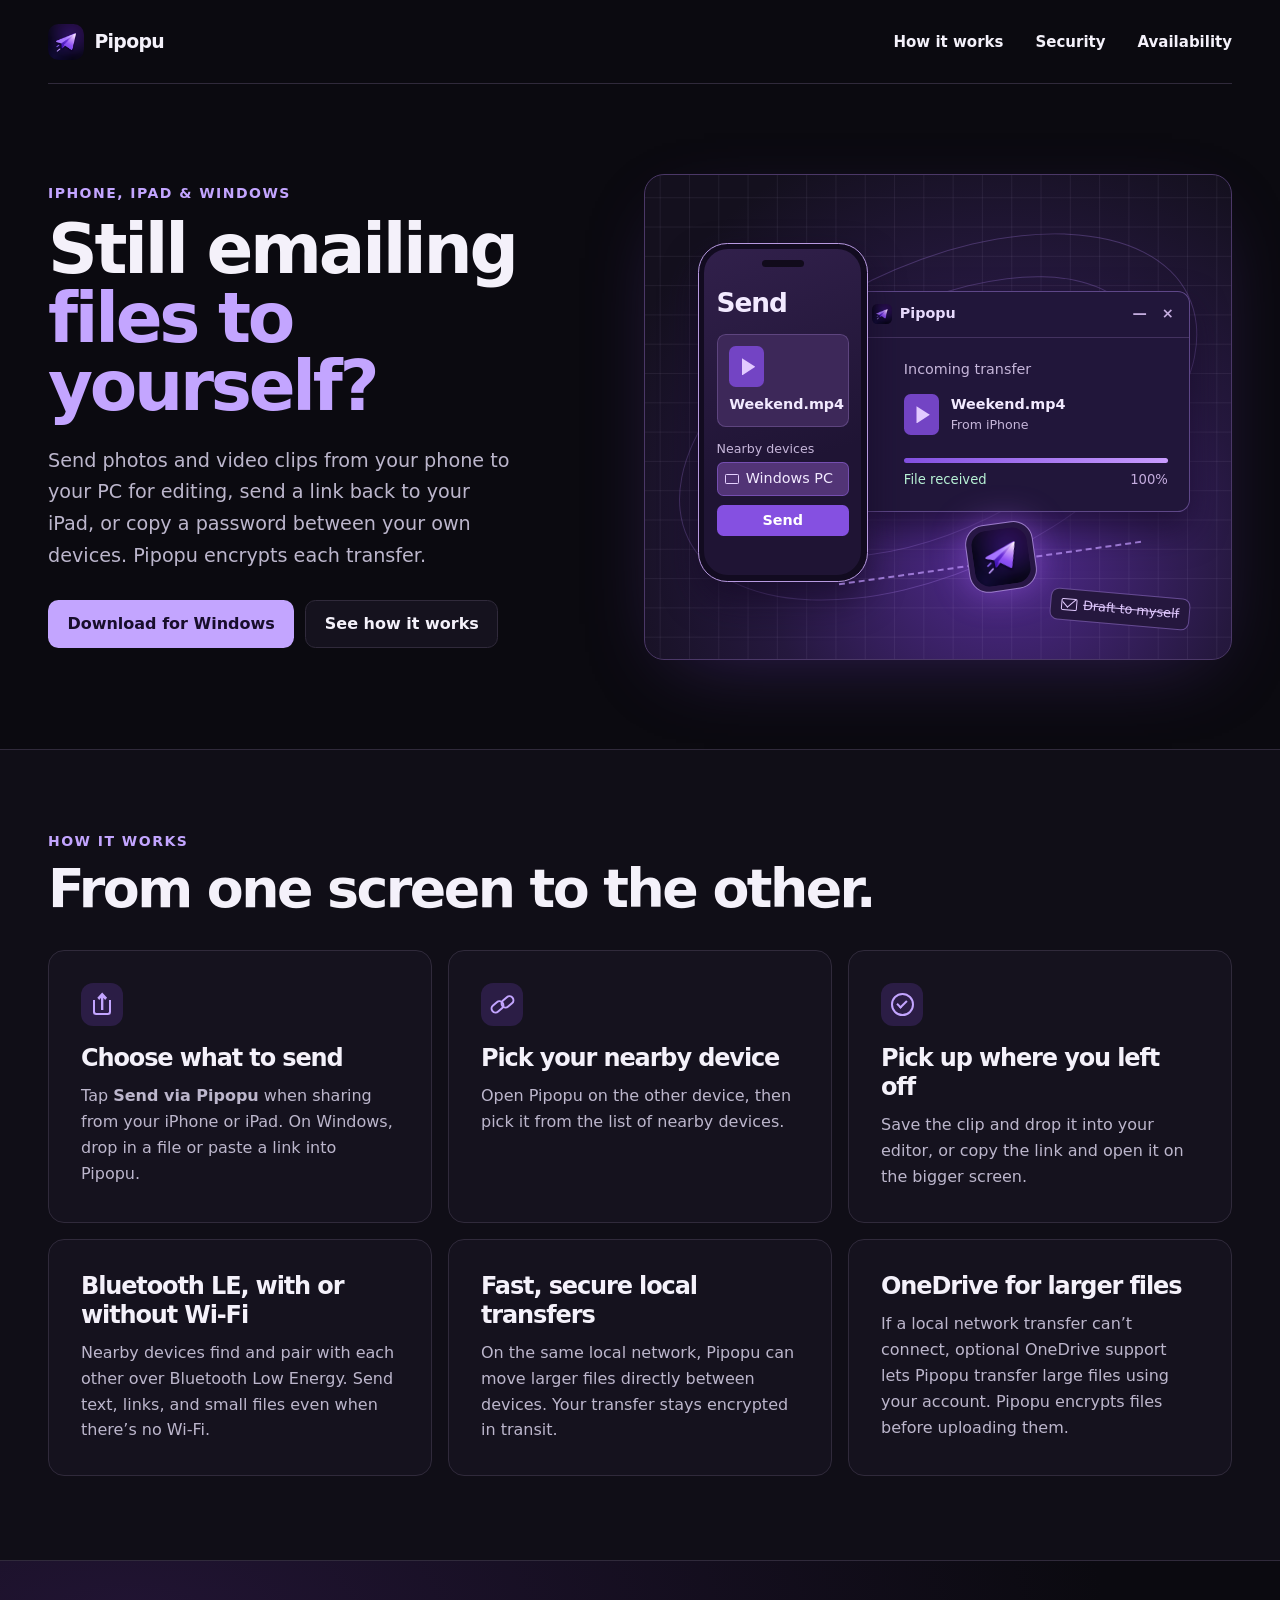
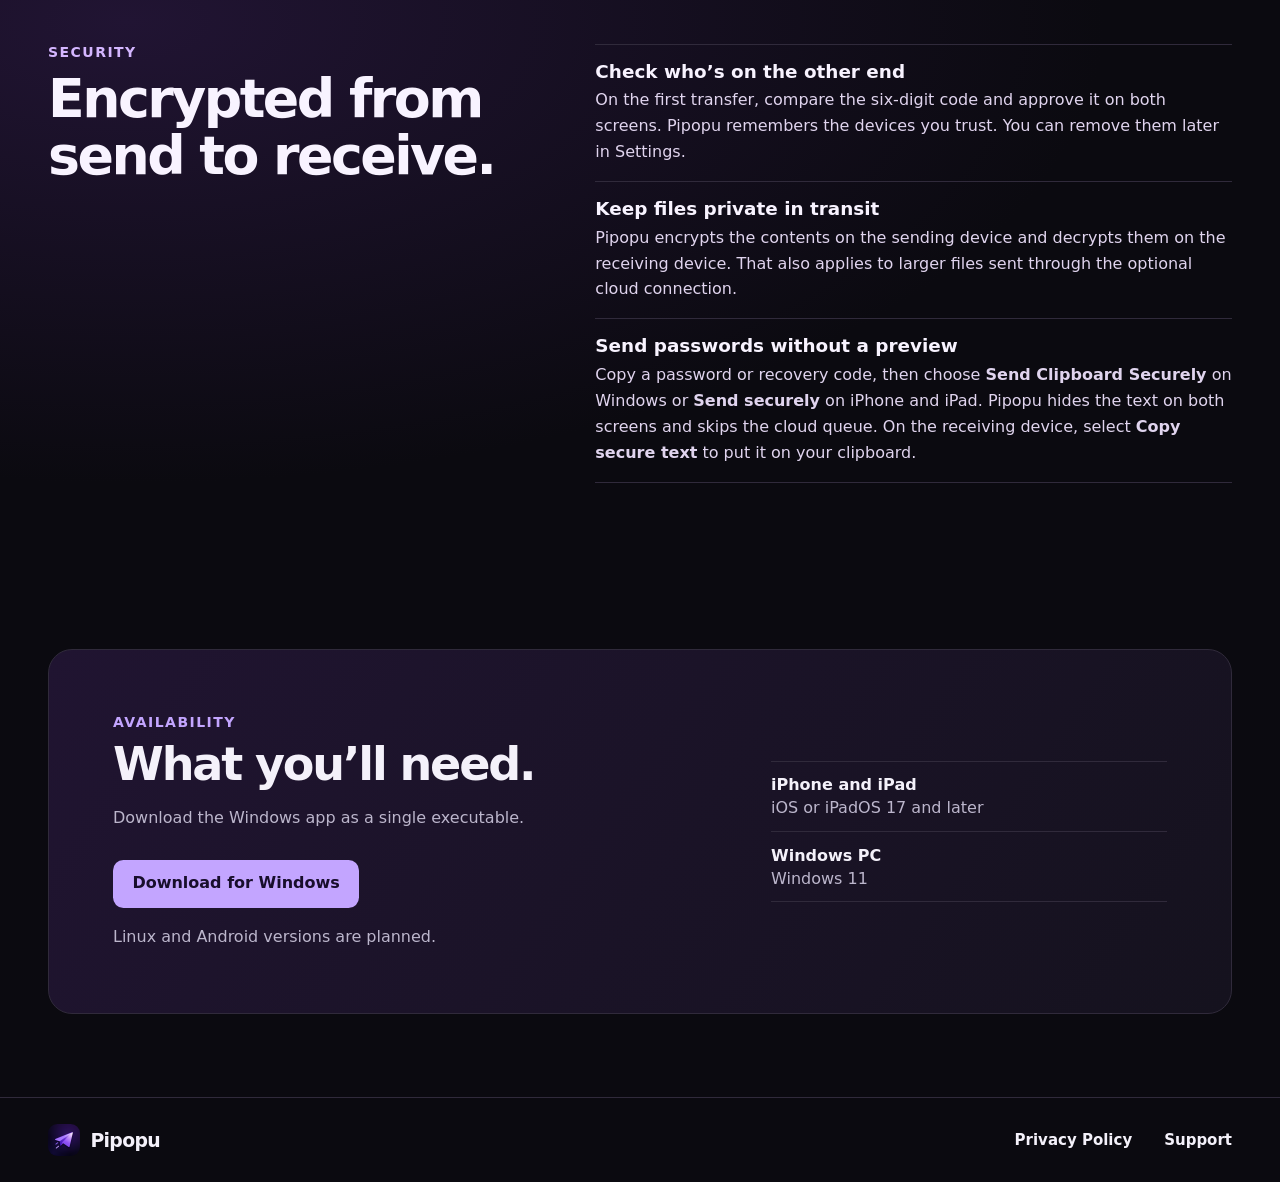
<file: site/index.html>
<!doctype html>
<html lang="en">
<head>
  <meta charset="utf-8">
  <meta name="viewport" content="width=device-width, initial-scale=1">
  <meta name="description" content="Send photos, videos, links, and passwords between your nearby iPhone, iPad, and Windows PC with encrypted transfers.">
  <meta name="theme-color" content="#0b0a10">
  <meta property="og:title" content="Pipopu — Send files to your nearby devices">
  <meta property="og:description" content="Still emailing files to yourself? Send photos, videos, links, and passwords to your nearby devices with encrypted transfers.">
  <meta property="og:type" content="website">
  <meta property="og:url" content="https://pipopu.solutions.si/">
  <meta property="og:image" content="https://pipopu.solutions.si/pipopu.png">
  <link rel="canonical" href="https://pipopu.solutions.si/">
  <link rel="icon" type="image/png" href="pipopu.png">
  <link rel="stylesheet" href="styles.css">
  <script src="download.js" defer></script>
  <title>Pipopu — Send files to your nearby devices</title>
</head>
<body>
  <a class="skip-link" href="#main">Skip to content</a>
  <header class="site-header wrap">
    <a class="brand" href="./">
      <img src="pipopu.png" width="36" height="36" alt="">
      Pipopu
    </a>
    <nav aria-label="Main navigation">
      <a href="#how-it-works">How it works</a>
      <a href="#security">Security</a>
      <a href="#availability">Availability</a>
    </nav>
  </header>

  <main id="main">
    <section class="hero wrap" aria-labelledby="hero-title">
      <div class="hero-copy">
        <p class="eyebrow">iPhone, iPad &amp; Windows</p>
        <h1 id="hero-title">Still emailing <em>files to yourself?</em></h1>
        <p class="hero-description">Send photos and video clips from your phone to your PC for editing, send a link back to your iPad, or copy a password between your own devices. Pipopu encrypts each transfer.</p>
        <div class="actions">
          <a class="button" href="https://github.com/lsuhadolnik/Pipopu/releases/latest/download/Pipopu.exe" data-windows-download>Download for Windows</a>
          <a class="button secondary" href="#how-it-works">See how it works</a>
        </div>
      </div>

      <figure class="transfer" aria-label="A video clip arrives on a Windows PC from a nearby iPhone">
        <div class="transfer-art" aria-hidden="true">
          <div class="orbit orbit-outer"></div>
          <div class="orbit orbit-inner"></div>
          <div class="desktop">
            <div class="window-bar"><img src="pipopu.png" width="17" height="17" alt=""> Pipopu <span>— &nbsp; ×</span></div>
            <div class="window-body">
              <p class="window-meta">Incoming transfer</p>
              <div class="window-file"><i class="file-icon"></i><div><strong>Weekend.mp4</strong><small>From iPhone</small></div></div>
              <div class="progress"></div>
              <div class="window-status">File received <span>100%</span></div>
            </div>
          </div>
          <div class="phone">
            <div class="phone-screen">
              <div class="phone-camera"></div>
              <div class="phone-title">Send</div>
              <div class="phone-tile"><i class="file-icon"></i><strong>Weekend.mp4</strong></div>
              <div class="phone-label">Nearby devices</div>
              <div class="phone-device"><i></i> Windows PC</div>
              <div class="phone-send">Send</div>
            </div>
          </div>
          <div class="transfer-line"></div>
          <div class="transfer-mark"><img src="pipopu.png" width="51" height="51" alt=""></div>
          <div class="draft"><i></i><span>Draft to myself</span></div>
        </div>
      </figure>
    </section>

    <section class="how" id="how-it-works" aria-labelledby="how-title">
      <div class="wrap">
        <p class="eyebrow">How it works</p>
        <h2 id="how-title">From one screen to the other.</h2>
        <div class="steps">
          <article>
            <span class="step-icon share" aria-hidden="true"></span>
            <h3>Choose what to send</h3>
            <p>Tap <strong>Send via Pipopu</strong> when sharing from your iPhone or iPad. On Windows, drop in a file or paste a link into Pipopu.</p>
          </article>
          <article>
            <span class="step-icon pair" aria-hidden="true"></span>
            <h3>Pick your nearby device</h3>
            <p>Open Pipopu on the other device, then pick it from the list of nearby devices.</p>
          </article>
          <article>
            <span class="step-icon received" aria-hidden="true"></span>
            <h3>Pick up where you left off</h3>
            <p>Save the clip and drop it into your editor, or copy the link and open it on the bigger screen.</p>
          </article>
        </div>
        <div class="steps routes" aria-label="Transfer options">
          <article>
            <h3>Bluetooth LE, with or without Wi-Fi</h3>
            <p>Nearby devices find and pair with each other over Bluetooth Low Energy. Send text, links, and small files even when there’s no Wi-Fi.</p>
          </article>
          <article>
            <h3>Fast, secure local transfers</h3>
            <p>On the same local network, Pipopu can move larger files directly between devices. Your transfer stays encrypted in transit.</p>
          </article>
          <article>
            <h3>OneDrive for larger files</h3>
            <p>If a local network transfer can’t connect, optional OneDrive support lets Pipopu transfer large files using your account. Pipopu encrypts files before uploading them.</p>
          </article>
        </div>
      </div>
    </section>

    <section class="security" id="security" aria-labelledby="security-title">
      <div class="security-layout wrap">
        <div>
          <p class="eyebrow">Security</p>
          <h2 id="security-title">Encrypted from send to receive.</h2>
        </div>
        <dl class="security-details">
          <div>
            <dt>Check who’s on the other end</dt>
            <dd>On the first transfer, compare the six-digit code and approve it on both screens. Pipopu remembers the devices you trust. You can remove them later in Settings.</dd>
          </div>
          <div>
            <dt>Keep files private in transit</dt>
            <dd>Pipopu encrypts the contents on the sending device and decrypts them on the receiving device. That also applies to larger files sent through the optional cloud connection.</dd>
          </div>
          <div>
            <dt>Send passwords without a preview</dt>
            <dd>Copy a password or recovery code, then choose <strong>Send Clipboard Securely</strong> on Windows or <strong>Send securely</strong> on iPhone and iPad. Pipopu hides the text on both screens and skips the cloud queue. On the receiving device, select <strong>Copy secure text</strong> to put it on your clipboard.</dd>
          </div>
        </dl>
      </div>
    </section>

    <section class="availability wrap" id="availability" aria-labelledby="availability-title">
      <div class="availability-panel">
        <div>
          <p class="eyebrow">Availability</p>
          <h2 id="availability-title">What you’ll need.</h2>
          <p class="availability-note">Download the Windows app as a single executable.</p>
          <div class="actions"><a class="button" href="https://github.com/lsuhadolnik/Pipopu/releases/latest/download/Pipopu.exe" data-windows-download>Download for Windows</a></div>
          <p class="availability-note">Linux and Android versions are planned.</p>
        </div>
        <ul class="requirements" aria-label="Supported devices">
          <li><strong>iPhone and iPad</strong><span>iOS or iPadOS 17 and later</span></li>
          <li><strong>Windows PC</strong><span>Windows 11</span></li>
        </ul>
      </div>
    </section>
  </main>

  <footer class="site-footer">
    <div class="wrap">
      <a class="brand" href="./"><img src="pipopu.png" width="32" height="32" alt=""> Pipopu</a>
      <nav aria-label="Footer navigation">
        <a href="privacy/">Privacy Policy</a>
        <a href="support/">Support</a>
      </nav>
    </div>
  </footer>

  <dialog id="windows-download" aria-labelledby="download-title">
    <form method="dialog"><button class="dialog-close" aria-label="Close download instructions" autofocus>×</button></form>
    <h2 id="download-title">Open Pipopu on Windows</h2>
    <ol>
      <li>Download <strong>Pipopu.exe</strong> below and find it in Downloads.</li>
      <li>Right-click the file and choose <strong>Properties</strong>.</li>
      <li>On the <strong>General</strong> tab, select <strong>Unblock</strong> if it appears, then choose <strong>Apply</strong>.</li>
      <li>Open Pipopu. The setup wizard can move it into Local AppData and add <strong>Open in Pipopu</strong> to File Explorer.</li>
    </ol>
    <a class="button" href="https://github.com/lsuhadolnik/Pipopu/releases/latest/download/Pipopu.exe">Download Pipopu.exe</a>
  </dialog>
</body>
</html>
</file>
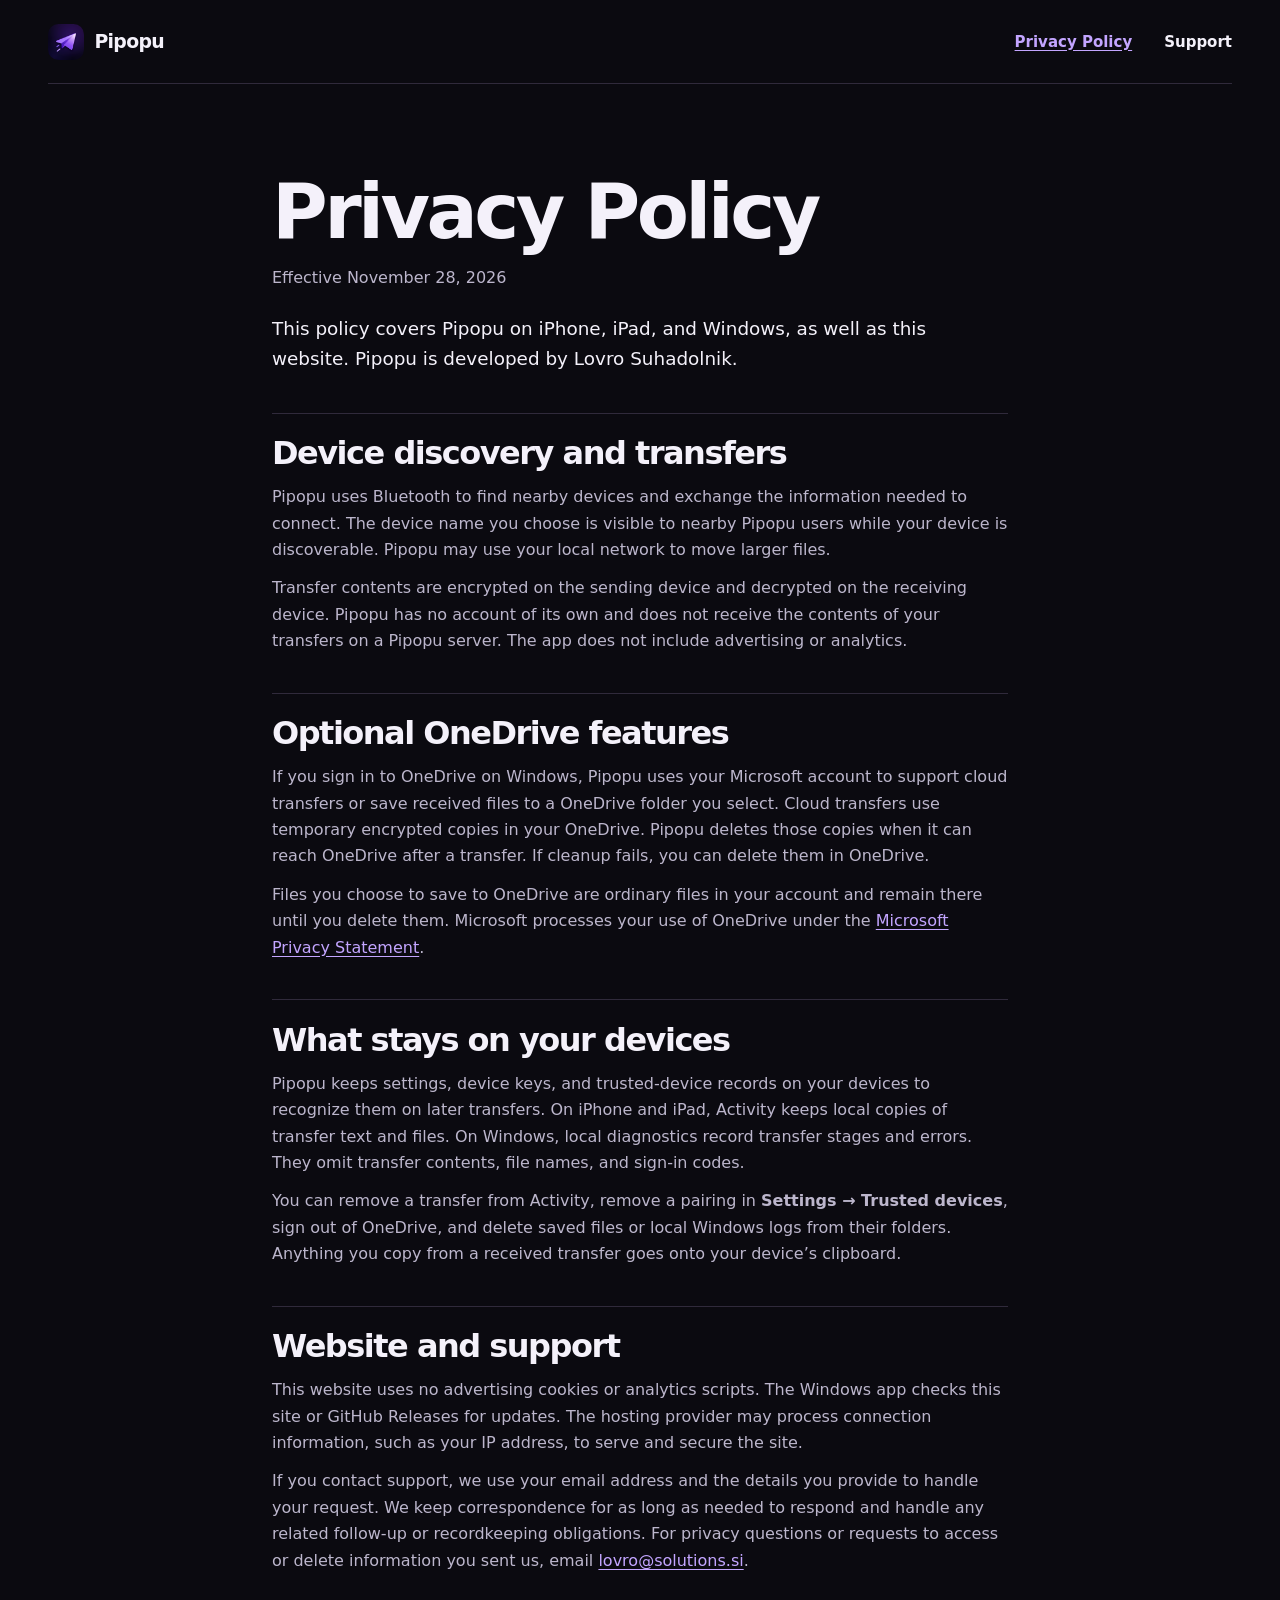
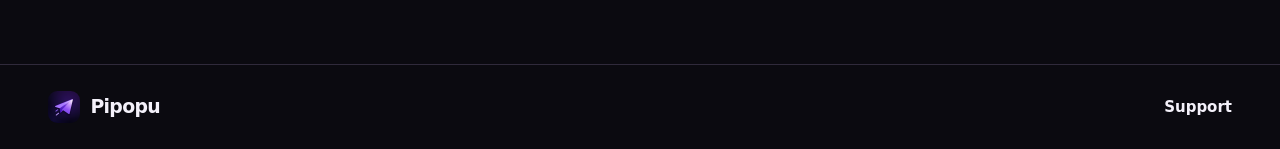
<file: site/privacy/index.html>
<!doctype html>
<html lang="en">
<head>
  <meta charset="utf-8">
  <meta name="viewport" content="width=device-width, initial-scale=1">
  <meta name="description" content="How Pipopu handles transfers, device information, and optional cloud storage.">
  <meta name="theme-color" content="#0b0a10">
  <link rel="canonical" href="https://pipopu.solutions.si/privacy/">
  <link rel="icon" type="image/png" href="../pipopu.png">
  <link rel="stylesheet" href="../styles.css">
  <title>Privacy Policy · Pipopu</title>
</head>
<body>
  <a class="skip-link" href="#main">Skip to content</a>
  <header class="site-header wrap">
    <a class="brand" href="../"><img src="../pipopu.png" width="36" height="36" alt=""> Pipopu</a>
    <nav aria-label="Main navigation">
      <a href="../privacy/" aria-current="page">Privacy Policy</a>
      <a href="../support/">Support</a>
    </nav>
  </header>

  <main class="content-page wrap" id="main">
    <h1>Privacy Policy</h1>
    <p class="page-date">Effective <time datetime="2026-11-28">November 28, 2026</time></p>
    <p class="page-intro">This policy covers Pipopu on iPhone, iPad, and Windows, as well as this website. Pipopu is developed by Lovro Suhadolnik.</p>

    <section>
      <h2>Device discovery and transfers</h2>
      <p>Pipopu uses Bluetooth to find nearby devices and exchange the information needed to connect. The device name you choose is visible to nearby Pipopu users while your device is discoverable. Pipopu may use your local network to move larger files.</p>
      <p>Transfer contents are encrypted on the sending device and decrypted on the receiving device. Pipopu has no account of its own and does not receive the contents of your transfers on a Pipopu server. The app does not include advertising or analytics.</p>
    </section>

    <section>
      <h2>Optional OneDrive features</h2>
      <p>If you sign in to OneDrive on Windows, Pipopu uses your Microsoft account to support cloud transfers or save received files to a OneDrive folder you select. Cloud transfers use temporary encrypted copies in your OneDrive. Pipopu deletes those copies when it can reach OneDrive after a transfer. If cleanup fails, you can delete them in OneDrive.</p>
      <p>Files you choose to save to OneDrive are ordinary files in your account and remain there until you delete them. Microsoft processes your use of OneDrive under the <a href="https://privacy.microsoft.com/privacystatement">Microsoft Privacy Statement</a>.</p>
    </section>

    <section>
      <h2>What stays on your devices</h2>
      <p>Pipopu keeps settings, device keys, and trusted-device records on your devices to recognize them on later transfers. On iPhone and iPad, Activity keeps local copies of transfer text and files. On Windows, local diagnostics record transfer stages and errors. They omit transfer contents, file names, and sign-in codes.</p>
      <p>You can remove a transfer from Activity, remove a pairing in <strong>Settings → Trusted devices</strong>, sign out of OneDrive, and delete saved files or local Windows logs from their folders. Anything you copy from a received transfer goes onto your device’s clipboard.</p>
    </section>

    <section>
      <h2>Website and support</h2>
      <p>This website uses no advertising cookies or analytics scripts. The Windows app checks this site or GitHub Releases for updates. The hosting provider may process connection information, such as your IP address, to serve and secure the site.</p>
      <p>If you contact support, we use your email address and the details you provide to handle your request. We keep correspondence for as long as needed to respond and handle any related follow-up or recordkeeping obligations. For privacy questions or requests to access or delete information you sent us, email <a href="mailto:lovro@solutions.si">lovro@solutions.si</a>.</p>
    </section>
  </main>

  <footer class="site-footer">
    <div class="wrap">
      <a class="brand" href="../"><img src="../pipopu.png" width="32" height="32" alt=""> Pipopu</a>
      <nav aria-label="Footer navigation"><a href="../support/">Support</a></nav>
    </div>
  </footer>
</body>
</html>
</file>
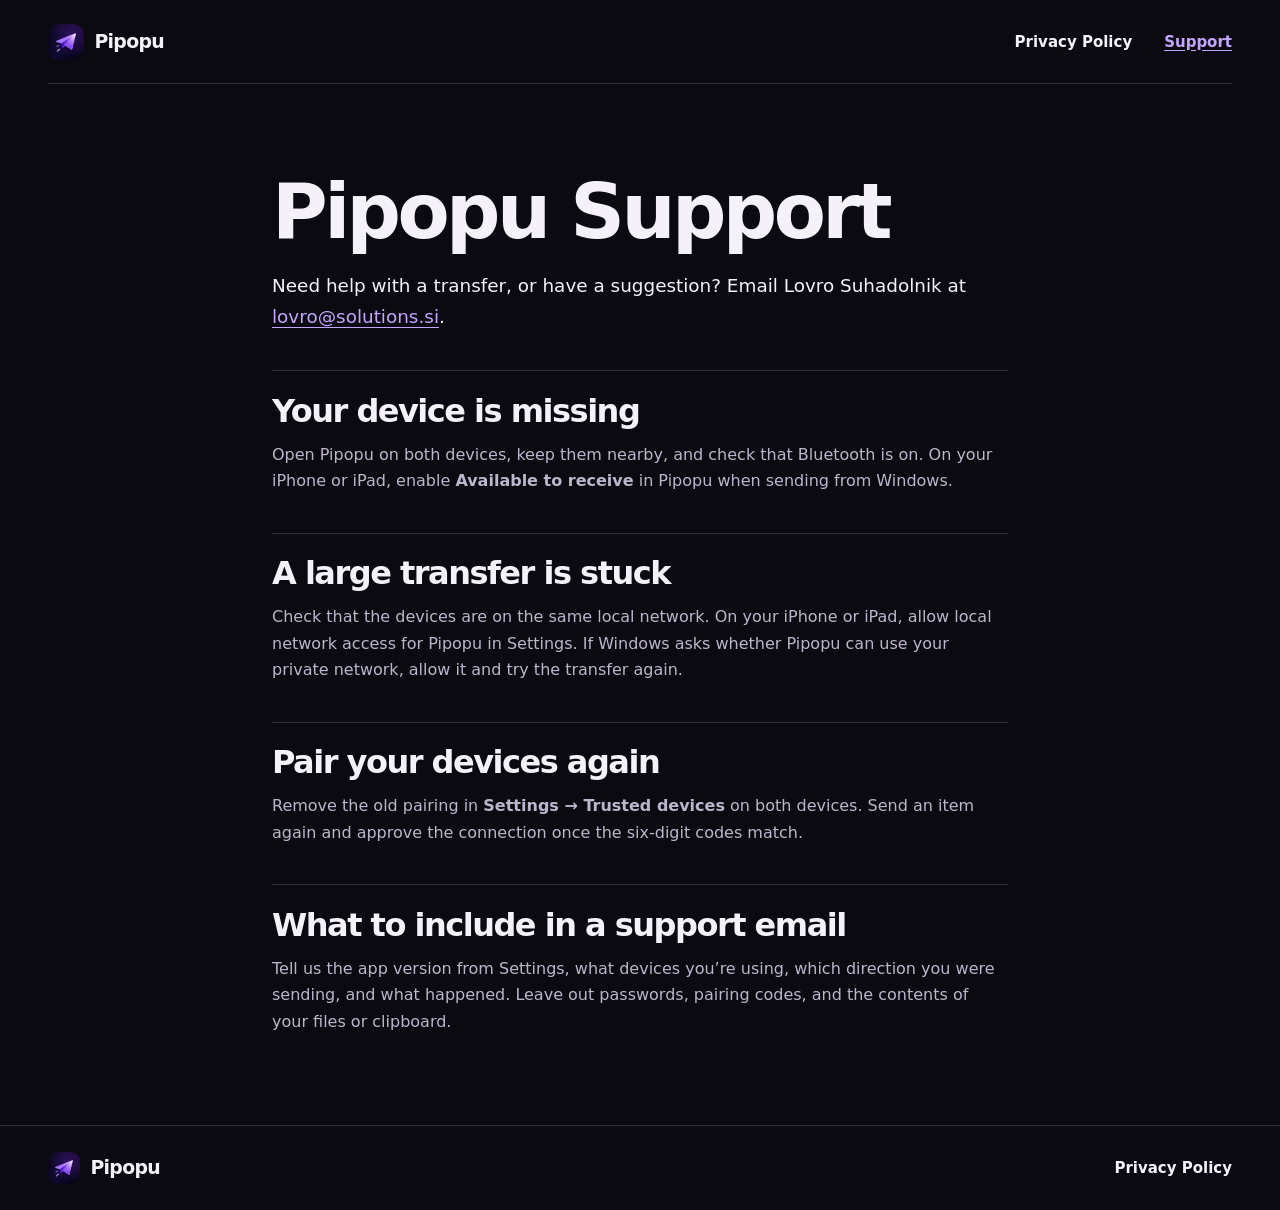
<file: site/support/index.html>
<!doctype html>
<html lang="en">
<head>
  <meta charset="utf-8">
  <meta name="viewport" content="width=device-width, initial-scale=1">
  <meta name="description" content="Get help with Pipopu, device pairing, and transfers.">
  <meta name="theme-color" content="#0b0a10">
  <link rel="canonical" href="https://pipopu.solutions.si/support/">
  <link rel="icon" type="image/png" href="../pipopu.png">
  <link rel="stylesheet" href="../styles.css">
  <title>Support · Pipopu</title>
</head>
<body>
  <a class="skip-link" href="#main">Skip to content</a>
  <header class="site-header wrap">
    <a class="brand" href="../"><img src="../pipopu.png" width="36" height="36" alt=""> Pipopu</a>
    <nav aria-label="Main navigation">
      <a href="../privacy/">Privacy Policy</a>
      <a href="../support/" aria-current="page">Support</a>
    </nav>
  </header>

  <main class="content-page wrap" id="main">
    <h1>Pipopu Support</h1>
    <p class="page-intro">Need help with a transfer, or have a suggestion? Email Lovro Suhadolnik at <a href="mailto:lovro@solutions.si">lovro@solutions.si</a>.</p>

    <section>
      <h2>Your device is missing</h2>
      <p>Open Pipopu on both devices, keep them nearby, and check that Bluetooth is on. On your iPhone or iPad, enable <strong>Available to receive</strong> in Pipopu when sending from Windows.</p>
    </section>

    <section>
      <h2>A large transfer is stuck</h2>
      <p>Check that the devices are on the same local network. On your iPhone or iPad, allow local network access for Pipopu in Settings. If Windows asks whether Pipopu can use your private network, allow it and try the transfer again.</p>
    </section>

    <section>
      <h2>Pair your devices again</h2>
      <p>Remove the old pairing in <strong>Settings → Trusted devices</strong> on both devices. Send an item again and approve the connection once the six-digit codes match.</p>
    </section>

    <section>
      <h2>What to include in a support email</h2>
      <p>Tell us the app version from Settings, what devices you’re using, which direction you were sending, and what happened. Leave out passwords, pairing codes, and the contents of your files or clipboard.</p>
    </section>
  </main>

  <footer class="site-footer">
    <div class="wrap">
      <a class="brand" href="../"><img src="../pipopu.png" width="32" height="32" alt=""> Pipopu</a>
      <nav aria-label="Footer navigation"><a href="../privacy/">Privacy Policy</a></nav>
    </div>
  </footer>
</body>
</html>
</file>
<file: site/styles.css>
:root {
  color-scheme: dark;
  font-family: Inter, "Segoe UI", system-ui, sans-serif;
  color: #f4f1fa;
  background: #0b0a10;
  --muted: #bcb6cc;
  --purple: #c3a5ff;
  --line: #302a3b;
  --panel: #15121e;
}

*, *::before, *::after { box-sizing: border-box; }
body, figure, h1, h2, h3, p { margin: 0; }
a { color: inherit; }
strong { font-weight: 650; }
:focus-visible { outline: 3px solid var(--purple); outline-offset: 4px; }
[id] { scroll-margin-top: 2rem; }

.wrap { width: min(74rem, calc(100% - 5rem)); margin-inline: auto; }
.skip-link { position: fixed; top: .75rem; left: .75rem; z-index: 2; padding: .75rem; background: var(--panel); transform: translateY(-150%); }
.skip-link:focus { transform: translateY(0); }
.site-header { min-height: 5.25rem; display: flex; flex-wrap: wrap; align-items: center; justify-content: space-between; gap: .75rem 1.5rem; border-bottom: 1px solid var(--line); }
.brand { display: inline-flex; align-items: center; gap: .65rem; font-weight: 760; font-size: 1.18rem; letter-spacing: -.035em; line-height: 1; text-decoration: none; }
.brand img { border-radius: 29%; }
nav { display: flex; flex-wrap: wrap; gap: .5rem clamp(1rem, 3vw, 2rem); }
nav a { padding-block: .55rem; text-decoration: none; font-size: .9375rem; font-weight: 620; }
nav a:hover, nav a[aria-current="page"] { color: var(--purple); text-decoration: underline; text-underline-offset: .2em; }

.hero { display: grid; grid-template-columns: minmax(0, .95fr) minmax(0, 1.05fr); align-items: center; gap: clamp(2rem, 5vw, 5rem); padding-block: clamp(3.5rem, 7vw, 6.25rem); }
.eyebrow { color: var(--purple); font-size: .875rem; font-weight: 750; letter-spacing: .105em; text-transform: uppercase; }
h1, h2, h3 { letter-spacing: -.047em; }
h1 { margin-top: .9rem; font-weight: 790; font-size: clamp(3rem, 5.4vw, 5.65rem); line-height: .99; }
h1 em { display: block; color: var(--purple); font-style: normal; }
.hero-description { max-width: 29rem; margin-top: 1.5rem; color: var(--muted); font-size: clamp(1.05rem, 1.5vw, 1.2rem); line-height: 1.65; }
.actions { display: flex; flex-wrap: wrap; gap: .7rem; margin-top: 1.8rem; }
.button { display: inline-flex; align-items: center; justify-content: center; min-height: 3rem; padding: .65rem 1.15rem; border: 1px solid transparent; border-radius: .65rem; color: #180e2c; background: var(--purple); text-decoration: none; font-weight: 690; line-height: 1.3; }
.button:hover { background: #d7c2ff; }
.button.secondary { border-color: var(--line); color: inherit; background: #15121e; }
.button.secondary:hover { border-color: #7c689c; background: #21192e; }

.transfer { min-width: 0; overflow: hidden; position: relative; border: 1px solid #4b3867; border-radius: 1.25rem; aspect-ratio: 1.21; background: radial-gradient(ellipse at 61% 75%, #522b92 0%, #25183e 48%, #14101e 83%); box-shadow: 0 24px 80px -32px #7645cf68; container-type: inline-size; }
.transfer-art { position: absolute; inset: 0; overflow: hidden; background: linear-gradient(#e5d4ff11 1px, transparent 1px) center / 5cqw 5cqw, linear-gradient(90deg, #e5d4ff11 1px, transparent 1px) center / 5cqw 5cqw; color: #f2eaff; font-size: 2.45cqw; line-height: 1.25; }
.orbit { position: absolute; top: 50%; left: 50%; border: 1px solid #ba8bff42; border-radius: 50%; transform: translate(-50%, -50%) rotate(-26deg); }
.orbit-outer { width: 95%; height: 63%; }
.orbit-inner { width: 75%; height: 47%; }
.desktop { position: absolute; top: 24%; left: 36%; width: 57%; overflow: hidden; border: 1px solid #b38af46b; border-radius: 2.1cqw; background: #21163a; box-shadow: 0 3cqw 6cqw #140924a8; }
.window-bar { display: flex; align-items: center; gap: 1.3cqw; border-bottom: 1px solid #9276b24d; padding: 2.1cqw 2.6cqw; color: #e7dafc; font-weight: 660; }
.window-bar img { width: 3.4cqw; height: 3.4cqw; border-radius: 26%; }
.window-bar span, .window-status span { margin-left: auto; color: #c5addf; }
.window-body { padding: 4cqw 3.6cqw 3.8cqw 8cqw; }
.window-meta, .phone-label { color: #c6b6da; }
.window-file { display: flex; align-items: center; gap: 2cqw; margin-top: 2.6cqw; }
.window-file strong, .window-file small { display: block; }
.window-file small { margin-top: .5cqw; font-size: .88em; color: #c6b6da; }
.file-icon { position: relative; display: block; flex: none; width: 6cqw; height: 7cqw; border-radius: 1.15cqw; background: #7344c4; }
.file-icon::after { content: ""; position: absolute; inset: 29% 26% 29% 36%; background: #e2caff; clip-path: polygon(0 0, 100% 50%, 0 100%); }
.progress { height: .85cqw; margin-top: 3.9cqw; border-radius: 1rem; background: linear-gradient(90deg, #8250e1, #c99cff); }
.window-status { display: flex; gap: .5cqw; margin-top: 1.5cqw; color: #b8f2d6; font-size: .92em; }
.phone { position: absolute; top: 14%; left: 9%; width: 29%; height: 70%; padding: .95cqw; border: 1px solid #b89ae1; border-radius: 5cqw; background: #120b20; box-shadow: 0 3cqw 6cqw #140924a8; }
.phone-screen { height: 100%; overflow: hidden; padding: 3cqw 2.1cqw; border-radius: 4.1cqw; background: linear-gradient(160deg, #31204b, #1f1434 65%); }
.phone-camera { width: 32%; height: 1.25cqw; margin: -1.2cqw auto 3.3cqw; border-radius: 1rem; background: #110b1b; }
.phone-title { margin-bottom: 2.4cqw; font-size: 4.5cqw; font-weight: 760; letter-spacing: -.04em; }
.phone-tile { display: flex; flex-direction: column; gap: 1.5cqw; padding: 2cqw; border: 1px solid #ad8ddd49; border-radius: 1.5cqw; background: #3d2859; }
.phone-label { margin-top: 2.5cqw; font-size: .88em; }
.phone-device { display: flex; align-items: center; gap: 1.15cqw; margin-top: .8cqw; padding: 1.2cqw 1.25cqw; border: 1px solid #9466e389; border-radius: 1.1cqw; background: #523476; }
.phone-device i { width: 2.4cqw; height: 1.7cqw; border: 1px solid #e5d1ff; border-radius: .22cqw; }
.phone-send { margin-top: 1.6cqw; padding: 1.1cqw; border-radius: 1.1cqw; background: #8550e1; color: white; text-align: center; font-weight: 710; }
.transfer-line { position: absolute; left: 33%; top: 80%; width: 52%; height: 2%; border-top: 2px dashed #c39cffb3; transform: rotate(-8deg); }
.transfer-mark { position: absolute; top: 72%; left: 55%; padding: .85cqw; border: 1px solid #cba7ffb3; border-radius: 3.3cqw; background: #271644; box-shadow: 0 0 6cqw #b16aff6e; transform: rotate(-8deg); }
.transfer-mark img { display: block; width: 9.5cqw; height: 9.5cqw; border-radius: 2.6cqw; }
.draft { position: absolute; right: 7%; bottom: 7%; display: flex; align-items: center; gap: 1cqw; padding: 1.2cqw 1.7cqw; border: 1px solid #b38af475; border-radius: 1.4cqw; background: #25173e; color: #e1c9ff; font-size: 2.2cqw; transform: rotate(5deg); }
.draft span { text-decoration: line-through; }
.draft i { position: relative; width: 2.75cqw; height: 2cqw; overflow: hidden; border: 1px solid currentColor; border-radius: .3cqw; }
.draft i::after { content: ""; position: absolute; inset: -70% 14% 30%; border-right: 1px solid; border-bottom: 1px solid; transform: rotate(45deg); }

.how { padding-block: clamp(3.6rem, 6.5vw, 5.75rem); border-block: 1px solid var(--line); background: #100e17; }
h2 { margin-top: .65rem; font-size: clamp(2.15rem, 4.2vw, 3.9rem); line-height: 1.06; font-weight: 760; }
.steps { display: grid; grid-template-columns: repeat(3, minmax(0, 1fr)); gap: 1rem; margin-top: 2.1rem; }
.steps article { padding: clamp(1.25rem, 2.5vw, 2rem); border: 1px solid var(--line); border-radius: 1rem; background: var(--panel); }
.steps article:hover { border-color: #735c98; }
.routes { margin-top: 1rem; }
h3 { font-size: clamp(1.25rem, 2vw, 1.5rem); line-height: 1.2; }
article p { margin-top: .65rem; color: var(--muted); line-height: 1.62; }
.step-icon { position: relative; display: block; width: 2.65rem; height: 2.65rem; margin-bottom: 1.15rem; border-radius: .75rem; color: var(--purple); background: #2b1d45; }
.step-icon::before, .step-icon::after { content: ""; position: absolute; }
.pair::before, .pair::after { width: .92rem; height: .62rem; border: 2px solid currentColor; border-radius: 1rem; transform: rotate(-40deg); }
.pair::before { top: 1.18rem; left: .55rem; }
.pair::after { top: .83rem; left: 1.16rem; }
.share::before { inset: 1.07rem .77rem .65rem; border: 2px solid; border-top: 0; border-radius: 0 0 .2rem .2rem; }
.share::after { left: 1.02rem; top: .57rem; width: .61rem; height: 1.12rem; background: currentColor; clip-path: polygon(50% 0, 100% 30%, 80% 43%, 62% 30%, 62% 100%, 38% 100%, 38% 30%, 20% 43%, 0 30%); }
.received::before { inset: .61rem; border: 2px solid; border-radius: 50%; }
.received::after { top: 1.04rem; left: 1.02rem; width: .64rem; height: .39rem; border: solid; border-width: 0 0 2px 2px; transform: rotate(-45deg); }

.security { padding-block: clamp(3.6rem, 6.5vw, 5.75rem); color: #f8f3ff; background: radial-gradient(ellipse at 10% 10%, #211433, transparent 60%); }
.security-layout { display: grid; grid-template-columns: minmax(0, .85fr) minmax(0, 1.15fr); gap: clamp(1.7rem, 6vw, 6rem); align-items: start; }
.security .eyebrow { color: #d4b6ff; }
.security-details { margin: 0; }
.security-details > div { padding-block: 1rem; border-bottom: 1px solid var(--line); }
.security-details > div:first-child { border-top: 1px solid var(--line); }
.security-details dt { font-size: 1.15rem; font-weight: 700; }
.security-details dd { margin: .35rem 0 0; color: #e0d4ee; line-height: 1.62; }

.availability { padding-block: clamp(3.6rem, 6.5vw, 5.75rem); }
.availability-panel { display: grid; grid-template-columns: minmax(0, 1.5fr) minmax(0, 1fr); align-items: center; gap: clamp(1.5rem, 5vw, 4.5rem); padding: clamp(1.5rem, 5vw, 4rem); border: 1px solid var(--line); border-radius: 1.5rem; background: linear-gradient(125deg, #201431, var(--panel)); }
.availability-panel h2 { font-size: clamp(2rem, 3.6vw, 3.35rem); }
.availability-note { margin-top: 1rem; color: var(--muted); line-height: 1.6; }
.requirements { margin: 0; padding: 0; list-style: none; }
.requirements li { display: grid; gap: .25rem; padding-block: .85rem; border-bottom: 1px solid var(--line); }
.requirements li:first-child { border-top: 1px solid var(--line); }
.requirements span { color: var(--muted); }
.site-footer { border-top: 1px solid var(--line); }
.site-footer .wrap { min-height: 5.25rem; display: flex; flex-wrap: wrap; justify-content: space-between; align-items: center; gap: .85rem 1.5rem; padding-block: 1rem; }

.content-page { width: min(46rem, calc(100% - 2rem)); padding-block: clamp(3rem, 7vw, 6rem); }
.content-page h1 { margin-top: 0; font-size: clamp(2.8rem, 6vw, 4.75rem); }
.content-page p { margin-top: .75rem; color: var(--muted); line-height: 1.65; }
.content-page a { color: var(--purple); text-underline-offset: .2em; }
.content-page .page-date { margin-top: 1rem; }
.content-page .page-intro { margin-top: 1.4rem; color: inherit; font-size: 1.15rem; }
.content-page section { margin-top: 2.4rem; padding-top: 1.35rem; border-top: 1px solid var(--line); }
.content-page h2 { margin-top: 0; font-size: clamp(1.5rem, 3vw, 2rem); line-height: 1.15; }

dialog { position: fixed; width: min(31rem, calc(100% - 2rem)); max-height: calc(100% - 2rem); padding: clamp(1.25rem, 4vw, 2rem); color: inherit; background: var(--panel); border: 1px solid #514367; border-radius: 1.1rem; }
dialog::backdrop { background: #060409be; }
dialog h2 { margin: 0 2rem 1rem 0; font-size: clamp(1.55rem, 5vw, 2rem); }
dialog ol { padding-left: 1.3rem; color: var(--muted); line-height: 1.55; }
dialog li { padding-left: .15rem; margin-bottom: .65rem; }
.dialog-close { position: absolute; top: .7rem; right: .7rem; min-width: 2.75rem; min-height: 2.75rem; border: 0; border-radius: .55rem; color: inherit; background: transparent; font-size: 1.55rem; cursor: pointer; }
.dialog-close:hover { background: #2b1d45; }

@media (prefers-reduced-motion: no-preference) {
  .hero-copy { animation: enter .55s ease-out both; }
  .transfer { animation: enter .7s .08s ease-out both; }
  .progress { transform-origin: left; animation: transfer-progress 1.45s .4s ease-out both; }
  .transfer-mark { animation: glow 2s .8s ease-out both; }
  .steps article, .button { transition: background-color .18s, border-color .18s; }
  dialog[open] { animation: enter .2s ease-out both; }
  @keyframes enter { from { opacity: 0; transform: translateY(12px); } to { opacity: 1; transform: translateY(0); } }
  @keyframes transfer-progress { from { transform: scaleX(0); } to { transform: scaleX(1); } }
  @keyframes glow { 45% { box-shadow: 0 0 11cqw #c78effba; } }
}

@media (max-width: 50rem) {
  .wrap:not(.content-page) { width: min(74rem, calc(100% - 3rem)); }
  .hero { grid-template-columns: 1fr; gap: 2.6rem; }
  .hero-copy { max-width: 39rem; }
  .transfer { width: min(100%, 37rem); }
}

@media (max-width: 40rem) {
  .wrap:not(.content-page) { width: calc(100% - 2rem); }
  .site-header { min-height: 4.4rem; padding-block: .65rem; row-gap: .3rem; }
  h1 { font-size: clamp(2.3rem, 10.65vw, 3.75rem); }
  .steps, .security-layout, .availability-panel { grid-template-columns: 1fr; }
  .transfer { border-radius: 1.05rem; }
}
</file>
